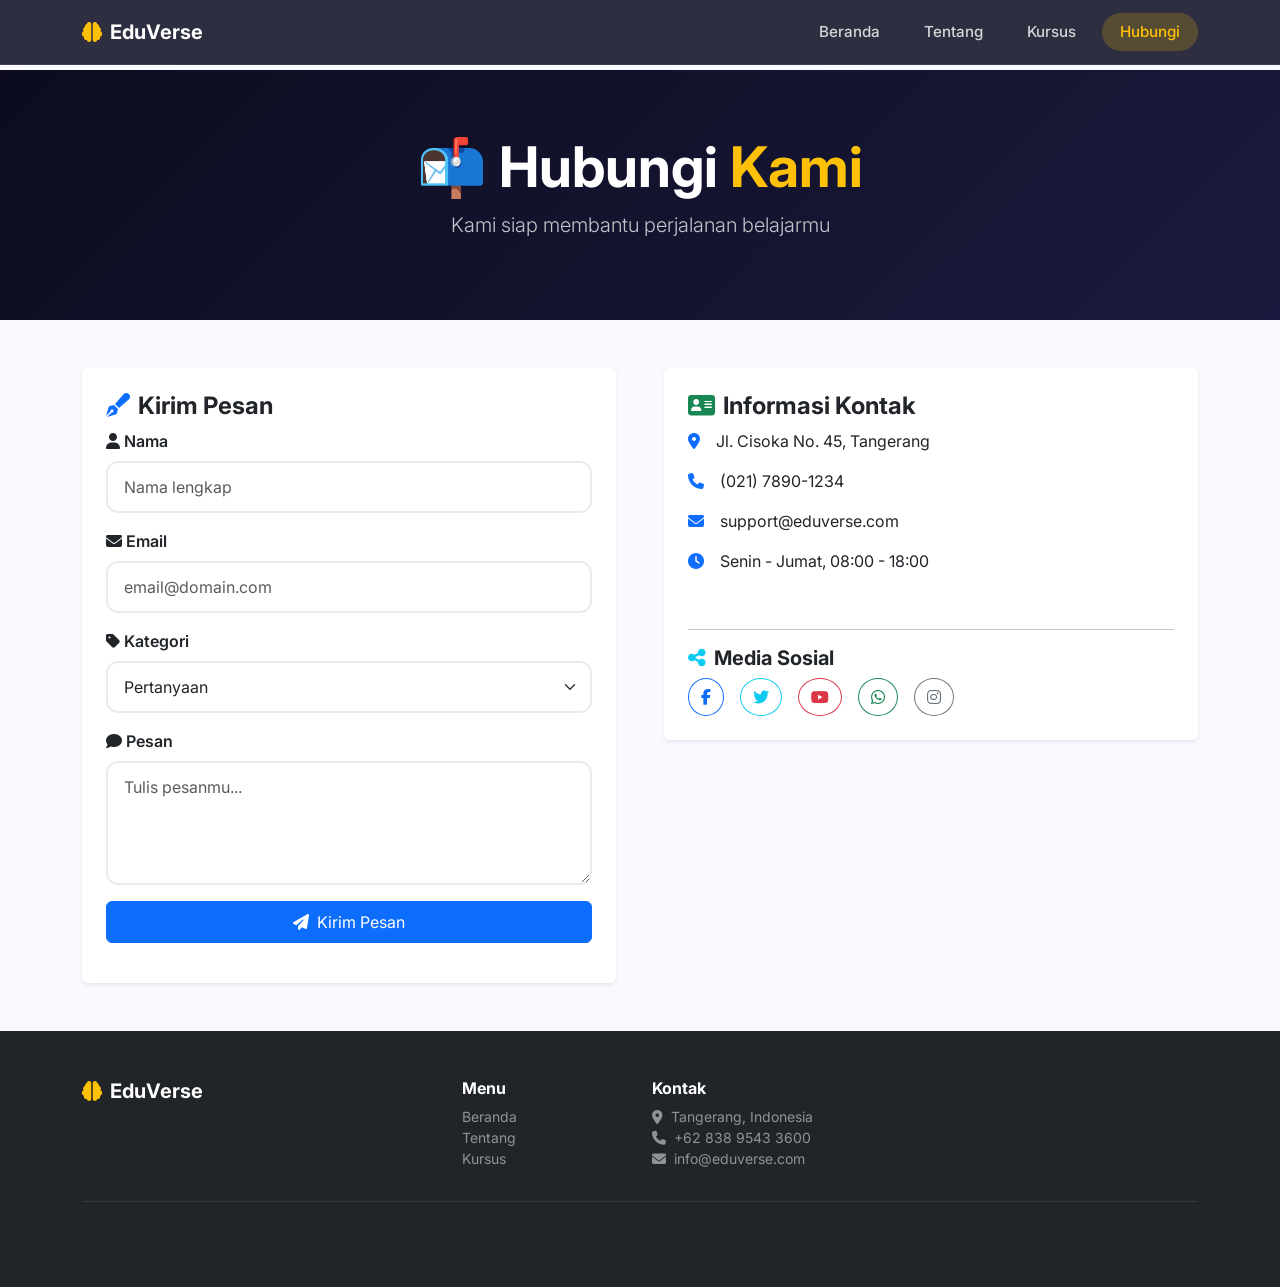
<file: pages/contact.html>
<!DOCTYPE html>
<html lang="id">
<head>
    <meta charset="UTF-8" />
    <meta name="viewport" content="width=device-width, initial-scale=1.0" />
    <title>Kontak - EduVerse</title>
    <link href="https://cdn.jsdelivr.net/npm/bootstrap@5.3.2/dist/css/bootstrap.min.css" rel="stylesheet" />
    <link rel="stylesheet" href="https://cdnjs.cloudflare.com/ajax/libs/font-awesome/6.5.1/css/all.min.css" />
    <link href="https://fonts.googleapis.com/css2?family=Inter:wght@300;400;600;700;800&display=swap" rel="stylesheet" />
    <link rel="stylesheet" href="../assets/css/main.css" />
</head>
<body>

<!-- NAVBAR -->
<nav class="navbar navbar-expand-lg fixed-top nav-glass">
    <div class="container">
        <a class="navbar-brand fw-bold text-white" href="../index.html">
            <i class="fas fa-brain me-2 text-warning"></i>EduVerse
        </a>
        <button class="navbar-toggler border-0" type="button" data-bs-toggle="collapse" data-bs-target="#navMenu">
            <span class="navbar-toggler-icon"></span>
        </button>
        <div class="collapse navbar-collapse" id="navMenu">
            <ul class="navbar-nav ms-auto gap-2">
                <li class="nav-item"><a class="nav-link text-white" href="../index.html">Beranda</a></li>
                <li class="nav-item"><a class="nav-link text-white" href="about.html">Tentang</a></li>
                <li class="nav-item"><a class="nav-link text-white" href="courses.html">Kursus</a></li>
                <li class="nav-item"><a class="nav-link text-white active" href="contact.html">Hubungi</a></li>
            </ul>
        </div>
    </div>
</nav>

<!-- PAGE HEADER -->
<section class="page-header d-flex align-items-center" style="background: linear-gradient(135deg, #0c0c1e, #1a1a3e);">
    <div class="container text-white text-center">
        <h1 class="display-4 fw-bold">📬 Hubungi <span class="text-warning">Kami</span></h1>
        <p class="lead opacity-75">Kami siap membantu perjalanan belajarmu</p>
    </div>
</section>

<!-- CONTACT FORM -->
<section class="py-5">
    <div class="container">
        <div class="row g-5">
            <div class="col-lg-6">
                <div class="card border-0 shadow-sm p-4">
                    <h4 class="fw-bold"><i class="fas fa-pen-fancy text-primary me-2"></i>Kirim Pesan</h4>
                    <form id="contactForm" onsubmit="return handleContactForm()">
                        <div class="mb-3">
                            <label class="form-label fw-semibold"><i class="fas fa-user me-1"></i>Nama</label>
                            <input type="text" class="form-control" id="fullName" placeholder="Nama lengkap" required />
                        </div>
                        <div class="mb-3">
                            <label class="form-label fw-semibold"><i class="fas fa-envelope me-1"></i>Email</label>
                            <input type="email" class="form-control" id="emailAddress" placeholder="email@domain.com" required />
                        </div>
                        <div class="mb-3">
                            <label class="form-label fw-semibold"><i class="fas fa-tag me-1"></i>Kategori</label>
                            <select class="form-select" id="category">
                                <option value="pertanyaan">Pertanyaan</option>
                                <option value="saran">Saran</option>
                                <option value="kerjasama">Kerjasama</option>
                                <option value="lainnya">Lainnya</option>
                            </select>
                        </div>
                        <div class="mb-3">
                            <label class="form-label fw-semibold"><i class="fas fa-comment me-1"></i>Pesan</label>
                            <textarea class="form-control" id="message" rows="4" placeholder="Tulis pesanmu..." required></textarea>
                        </div>
                        <button type="submit" class="btn btn-primary w-100 py-2">
                            <i class="fas fa-paper-plane me-2"></i>Kirim Pesan
                        </button>
                        <div id="formFeedback" class="mt-3"></div>
                    </form>
                </div>
            </div>
            <div class="col-lg-6">
                <div class="card border-0 shadow-sm p-4">
                    <h4 class="fw-bold"><i class="fas fa-address-card text-success me-2"></i>Informasi Kontak</h4>
                    <div class="mb-4">
                        <p><i class="fas fa-map-marker-alt text-primary me-3"></i>Jl. Cisoka No. 45, Tangerang</p>
                        <p><i class="fas fa-phone text-primary me-3"></i>(021) 7890-1234</p>
                        <p><i class="fas fa-envelope text-primary me-3"></i>support@eduverse.com</p>
                        <p><i class="fas fa-clock text-primary me-3"></i>Senin - Jumat, 08:00 - 18:00</p>
                    </div>
                    <hr />
                    <h5 class="fw-bold"><i class="fas fa-share-alt text-info me-2"></i>Media Sosial</h5>
                    <div class="d-flex gap-3">
                        <a href="#" class="btn btn-outline-primary rounded-circle"><i class="fab fa-facebook-f"></i></a>
                        <a href="#" class="btn btn-outline-info rounded-circle"><i class="fab fa-twitter"></i></a>
                        <a href="#" class="btn btn-outline-danger rounded-circle"><i class="fab fa-youtube"></i></a>
                        <a href="#" class="btn btn-outline-success rounded-circle"><i class="fab fa-whatsapp"></i></a>
                        <a href="#" class="btn btn-outline-secondary rounded-circle"><i class="fab fa-instagram"></i></a>
                    </div>
                </div>
            </div>
        </div>
    </div>
</section>

<!-- FOOTER -->
<footer class="bg-dark text-white py-5">
    <div class="container">
        <div class="row g-4">
            <div class="col-md-4">
                <h5 class="fw-bold"><i class="fas fa-brain text-warning me-2"></i>EduVerse</h5>
                <p class="text-muted small">Platform edukasi digital yang menghubungkan pelajar dengan ilmu pengetahuan melalui teknologi.</p>
            </div>
            <div class="col-md-2">
                <h6 class="fw-bold">Menu</h6>
                <ul class="list-unstyled small">
                    <li><a href="../index.html" class="text-white-50 text-decoration-none">Beranda</a></li>
                    <li><a href="about.html" class="text-white-50 text-decoration-none">Tentang</a></li>
                    <li><a href="courses.html" class="text-white-50 text-decoration-none">Kursus</a></li>
                </ul>
            </div>
            <div class="col-md-3">
                <h6 class="fw-bold">Kontak</h6>
                <ul class="list-unstyled small text-white-50">
                    <li><i class="fas fa-map-marker-alt me-2"></i>Tangerang, Indonesia</li>
                    <li><i class="fas fa-phone me-2"></i>+62 838 9543 3600</li>
                    <li><i class="fas fa-envelope me-2"></i>info@eduverse.com</li>
                </ul>
            </div>
        </div>
        <hr class="border-secondary" />
        <div class="text-center text-muted small">
            &copy; 2026 EduVerse. All rights reserved.
        </div>
    </div>
</footer>

<script src="https://cdn.jsdelivr.net/npm/bootstrap@5.3.2/dist/js/bootstrap.bundle.min.js"></script>
<script src="../assets/js/main.js"></script>
</body>
</html>
</file>
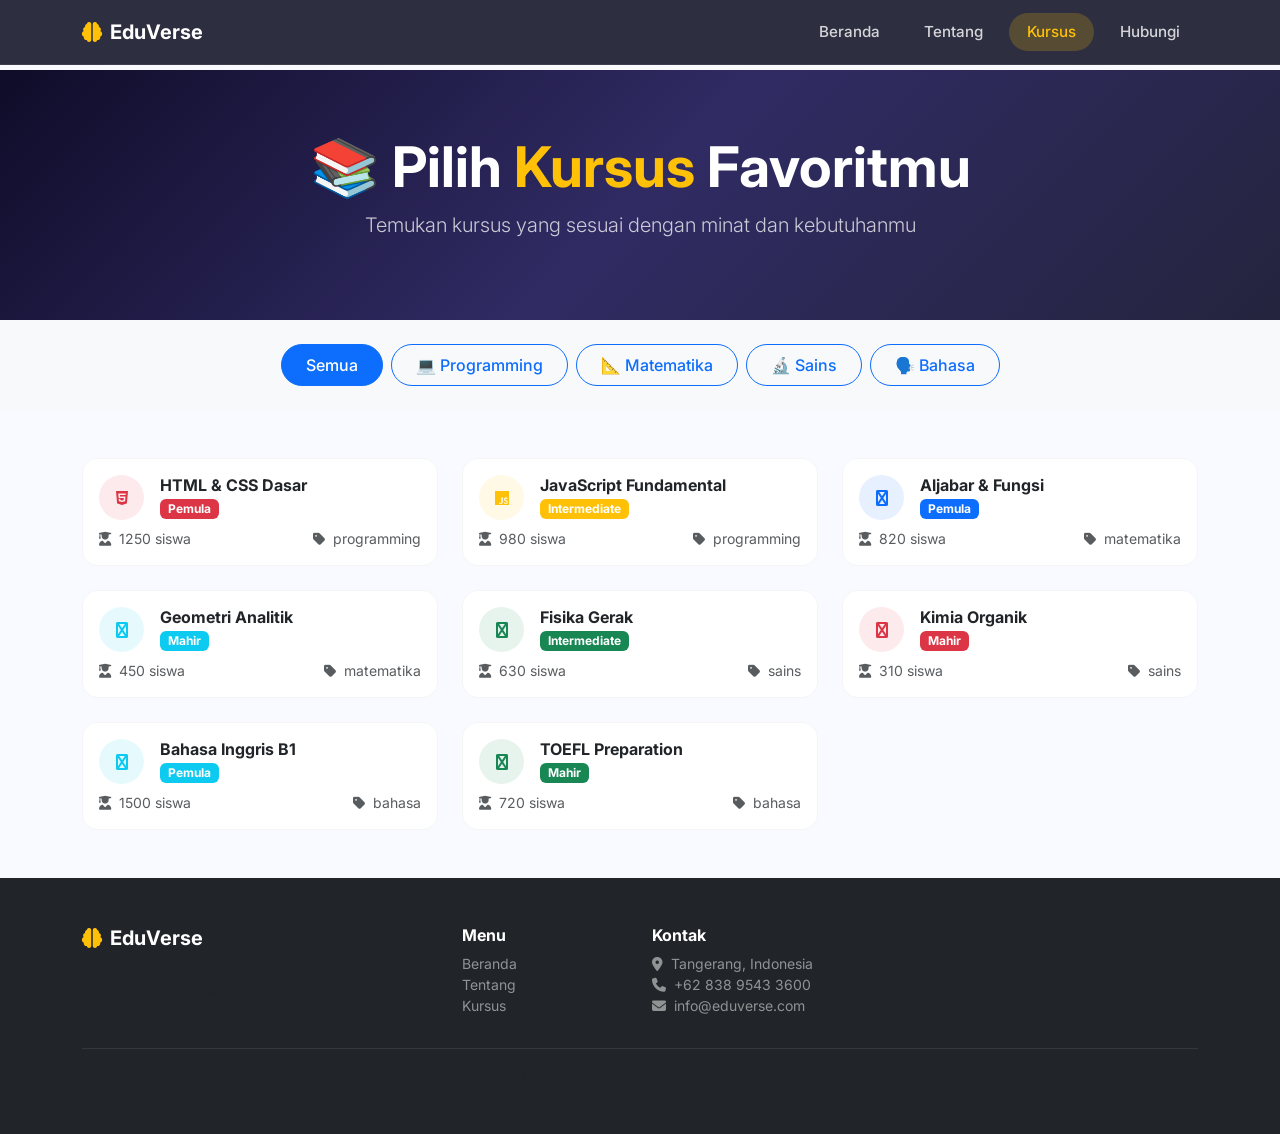
<file: pages/courses.html>
<!DOCTYPE html>
<html lang="id">
<head>
    <meta charset="UTF-8" />
    <meta name="viewport" content="width=device-width, initial-scale=1.0" />
    <title>Kursus - EduVerse</title>
    <link href="https://cdn.jsdelivr.net/npm/bootstrap@5.3.2/dist/css/bootstrap.min.css" rel="stylesheet" />
    <link rel="stylesheet" href="https://cdnjs.cloudflare.com/ajax/libs/font-awesome/6.5.1/css/all.min.css" />
    <link href="https://fonts.googleapis.com/css2?family=Inter:wght@300;400;600;700;800&display=swap" rel="stylesheet" />
    <link rel="stylesheet" href="../assets/css/main.css" />
</head>
<body>

<!-- NAVBAR -->
<nav class="navbar navbar-expand-lg fixed-top nav-glass">
    <div class="container">
        <a class="navbar-brand fw-bold text-white" href="../index.html">
            <i class="fas fa-brain me-2 text-warning"></i>EduVerse
        </a>
        <button class="navbar-toggler border-0" type="button" data-bs-toggle="collapse" data-bs-target="#navMenu">
            <span class="navbar-toggler-icon"></span>
        </button>
        <div class="collapse navbar-collapse" id="navMenu">
            <ul class="navbar-nav ms-auto gap-2">
                <li class="nav-item"><a class="nav-link text-white" href="../index.html">Beranda</a></li>
                <li class="nav-item"><a class="nav-link text-white" href="about.html">Tentang</a></li>
                <li class="nav-item"><a class="nav-link text-white active" href="courses.html">Kursus</a></li>
                <li class="nav-item"><a class="nav-link text-white" href="contact.html">Hubungi</a></li>
            </ul>
        </div>
    </div>
</nav>

<!-- PAGE HEADER -->
<section class="page-header d-flex align-items-center" style="background: linear-gradient(135deg, #0f0c29, #302b63, #24243e);">
    <div class="container text-white text-center">
        <h1 class="display-4 fw-bold">📚 Pilih <span class="text-warning">Kursus</span> Favoritmu</h1>
        <p class="lead opacity-75">Temukan kursus yang sesuai dengan minat dan kebutuhanmu</p>
    </div>
</section>

<!-- FILTER -->
<section class="py-4 bg-light">
    <div class="container">
        <div class="d-flex flex-wrap justify-content-center gap-2">
            <button class="btn btn-primary filter-btn" data-filter="all">Semua</button>
            <button class="btn btn-outline-primary filter-btn" data-filter="programming">💻 Programming</button>
            <button class="btn btn-outline-primary filter-btn" data-filter="matematika">📐 Matematika</button>
            <button class="btn btn-outline-primary filter-btn" data-filter="sains">🔬 Sains</button>
            <button class="btn btn-outline-primary filter-btn" data-filter="bahasa">🗣️ Bahasa</button>
        </div>
    </div>
</section>

<!-- COURSE LIST -->
<section class="py-5">
    <div class="container">
        <div class="row g-4" id="courseList">
            <!-- Dinamis dari JavaScript -->
        </div>
    </div>
</section>

<!-- FOOTER -->
<footer class="bg-dark text-white py-5">
    <div class="container">
        <div class="row g-4">
            <div class="col-md-4">
                <h5 class="fw-bold"><i class="fas fa-brain text-warning me-2"></i>EduVerse</h5>
                <p class="text-muted small">Platform edukasi digital yang menghubungkan pelajar dengan ilmu pengetahuan melalui teknologi.</p>
            </div>
            <div class="col-md-2">
                <h6 class="fw-bold">Menu</h6>
                <ul class="list-unstyled small">
                    <li><a href="../index.html" class="text-white-50 text-decoration-none">Beranda</a></li>
                    <li><a href="about.html" class="text-white-50 text-decoration-none">Tentang</a></li>
                    <li><a href="courses.html" class="text-white-50 text-decoration-none">Kursus</a></li>
                </ul>
            </div>
            <div class="col-md-3">
                <h6 class="fw-bold">Kontak</h6>
                <ul class="list-unstyled small text-white-50">
                    <li><i class="fas fa-map-marker-alt me-2"></i>Tangerang, Indonesia</li>
                    <li><i class="fas fa-phone me-2"></i>+62 838 9543 3600</li>
                    <li><i class="fas fa-envelope me-2"></i>info@eduverse.com</li>
                </ul>
            </div>
        </div>
        <hr class="border-secondary" />
        <div class="text-center text-muted small">
            &copy; 2026 EduVerse. All rights reserved.
        </div>
    </div>
</footer>

<script src="https://cdn.jsdelivr.net/npm/bootstrap@5.3.2/dist/js/bootstrap.bundle.min.js"></script>
<script src="../assets/js/main.js"></script>
</body>
</html>
</file>
<file: assets/css/main.css>
/* =============================================
   FONT & RESET
   ============================================= */
* {
    margin: 0;
    padding: 0;
    box-sizing: border-box;
}

body {
    font-family: 'Inter', -apple-system, BlinkMacSystemFont, sans-serif;
    padding-top: 70px;
    background: #f8faff;
}

/* =============================================
   NAVBAR GLASS MORPHISM
   ============================================= */
.nav-glass {
    background: rgba(10, 10, 30, 0.85) !important;
    backdrop-filter: blur(12px) saturate(180%);
    -webkit-backdrop-filter: blur(12px) saturate(180%);
    border-bottom: 1px solid rgba(255, 255, 255, 0.08);
    padding: 12px 0;
}

.nav-glass .nav-link {
    font-weight: 500;
    font-size: 0.95rem;
    padding: 8px 18px !important;
    border-radius: 30px;
    transition: all 0.3s ease;
    opacity: 0.8;
}

.nav-glass .nav-link:hover,
.nav-glass .nav-link.active {
    background: rgba(255, 193, 7, 0.15);
    color: #ffc107 !important;
    opacity: 1;
}

.nav-glass .nav-link.active {
    background: rgba(255, 193, 7, 0.2);
}

/* =============================================
   HERO SECTION
   ============================================= */
.hero-wrapper {
    min-height: 100vh;
    background: linear-gradient(145deg, #0a0a1a 0%, #1a1a3e 50%, #0d0d2b 100%);
    position: relative;
    overflow: hidden;
    padding: 80px 0;
}

.floating-img {
    animation: floatY 6s ease-in-out infinite;
}

@keyframes floatY {
    0%, 100% { transform: translateY(0); }
    50% { transform: translateY(-20px); }
}

.shape {
    position: absolute;
    border-radius: 50%;
    opacity: 0.05;
}

.shape-1 {
    width: 500px;
    height: 500px;
    background: #ffc107;
    top: -100px;
    right: -150px;
}

.shape-2 {
    width: 300px;
    height: 300px;
    background: #4A6CF7;
    bottom: -50px;
    left: -100px;
}

/* =============================================
   SERVICE CARDS
   ============================================= */
.service-card {
    background: white;
    border-radius: 20px;
    transition: all 0.4s cubic-bezier(0.175, 0.885, 0.32, 1.275);
    border: 1px solid rgba(0,0,0,0.04);
}

.service-card:hover {
    transform: translateY(-8px);
    box-shadow: 0 20px 50px rgba(0,0,0,0.08);
}

.icon-box {
    width: 70px;
    height: 70px;
    border-radius: 18px;
    display: flex;
    align-items: center;
    justify-content: center;
}

/* =============================================
   STATS SECTION
   ============================================= */
.stats-section {
    background: linear-gradient(135deg, #1a1a3e, #0d0d2b);
    background-image: url('data:image/svg+xml,%3Csvg width="60" height="60" viewBox="0 0 60 60" xmlns="http://www.w3.org/2000/svg"%3E%3Cg fill="none" fill-rule="evenodd"%3E%3Cg fill="%23ffffff" fill-opacity="0.03"%3E%3Cpath d="M36 34v-4h-2v4h-4v2h4v4h2v-4h4v-2h-4zm0-30V0h-2v4h-4v2h4v4h2V6h4V4h-4zM6 34v-4H4v4H0v2h4v4h2v-4h4v-2H6zM6 4V0H4v4H0v2h4v4h2V6h4V4H6z"/%3E%3C/g%3E%3C/g%3E%3C/svg%3E');
}

.stat-number {
    font-weight: 800;
}

/* =============================================
   PAGE HEADER (halaman dalam)
   ============================================= */
.page-header {
    min-height: 250px;
    padding: 60px 0;
}

/* =============================================
   FILTER BUTTONS
   ============================================= */
.filter-btn {
    border-radius: 30px !important;
    padding: 8px 24px !important;
    font-weight: 500;
    transition: all 0.3s ease;
}

.filter-btn.active {
    background: #0d6efd !important;
    color: white !important;
}

/* =============================================
   COURSE CARDS
   ============================================= */
.course-card {
    border-radius: 16px;
    overflow: hidden;
    transition: all 0.4s ease;
    border: 1px solid rgba(0,0,0,0.04);
    background: white;
}

.course-card:hover {
    transform: translateY(-6px);
    box-shadow: 0 16px 48px rgba(0,0,0,0.08);
}

.course-card .card-img-top {
    height: 180px;
    object-fit: cover;
}

/* =============================================
   FORM STYLING
   ============================================= */
.form-control, .form-select {
    border-radius: 12px;
    padding: 12px 16px;
    border: 2px solid #e9ecef;
    transition: all 0.3s ease;
}

.form-control:focus, .form-select:focus {
    border-color: #4A6CF7;
    box-shadow: 0 0 0 4px rgba(74, 108, 247, 0.1);
}

/* =============================================
   ANIMATIONS
   ============================================= */
@keyframes fadeInUp {
    from {
        opacity: 0;
        transform: translateY(30px);
    }
    to {
        opacity: 1;
        transform: translateY(0);
    }
}

.fade-in-up {
    animation: fadeInUp 0.6s ease forwards;
}

/* =============================================
   RESPONSIVE
   ============================================= */
@media (max-width: 768px) {
    .hero-wrapper {
        min-height: 80vh;
        padding: 40px 0;
    }
    .hero-wrapper h1 {
        font-size: 2rem;
    }
    .stat-number {
        font-size: 2rem !important;
    }
}

/* =============================================
   UTILITY
   ============================================= */
.hover-text-warning:hover {
    color: #ffc107 !important;
    transition: color 0.3s ease;
}

.text-white-50 {
    color: rgba(255,255,255,0.5) !important;
}

.bg-opacity-10 {
    --bs-bg-opacity: 0.1;
}
</file>
